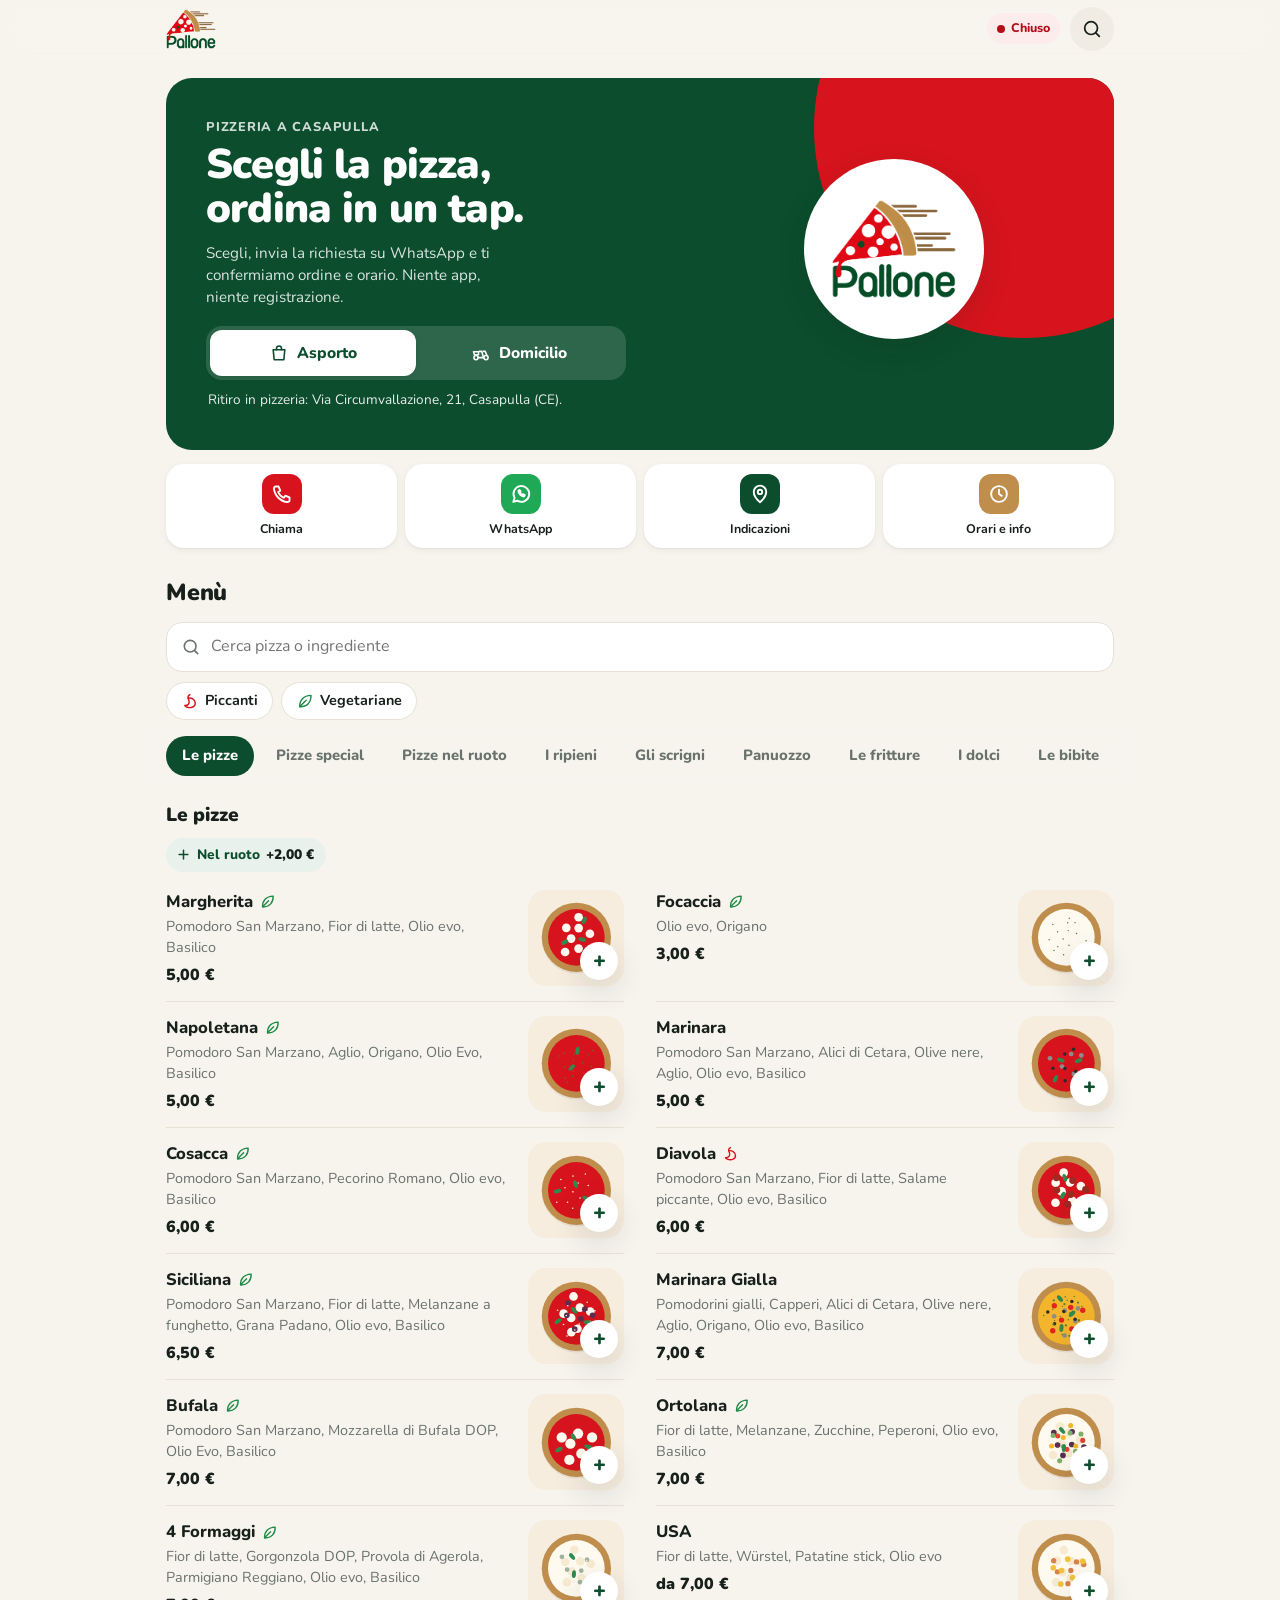
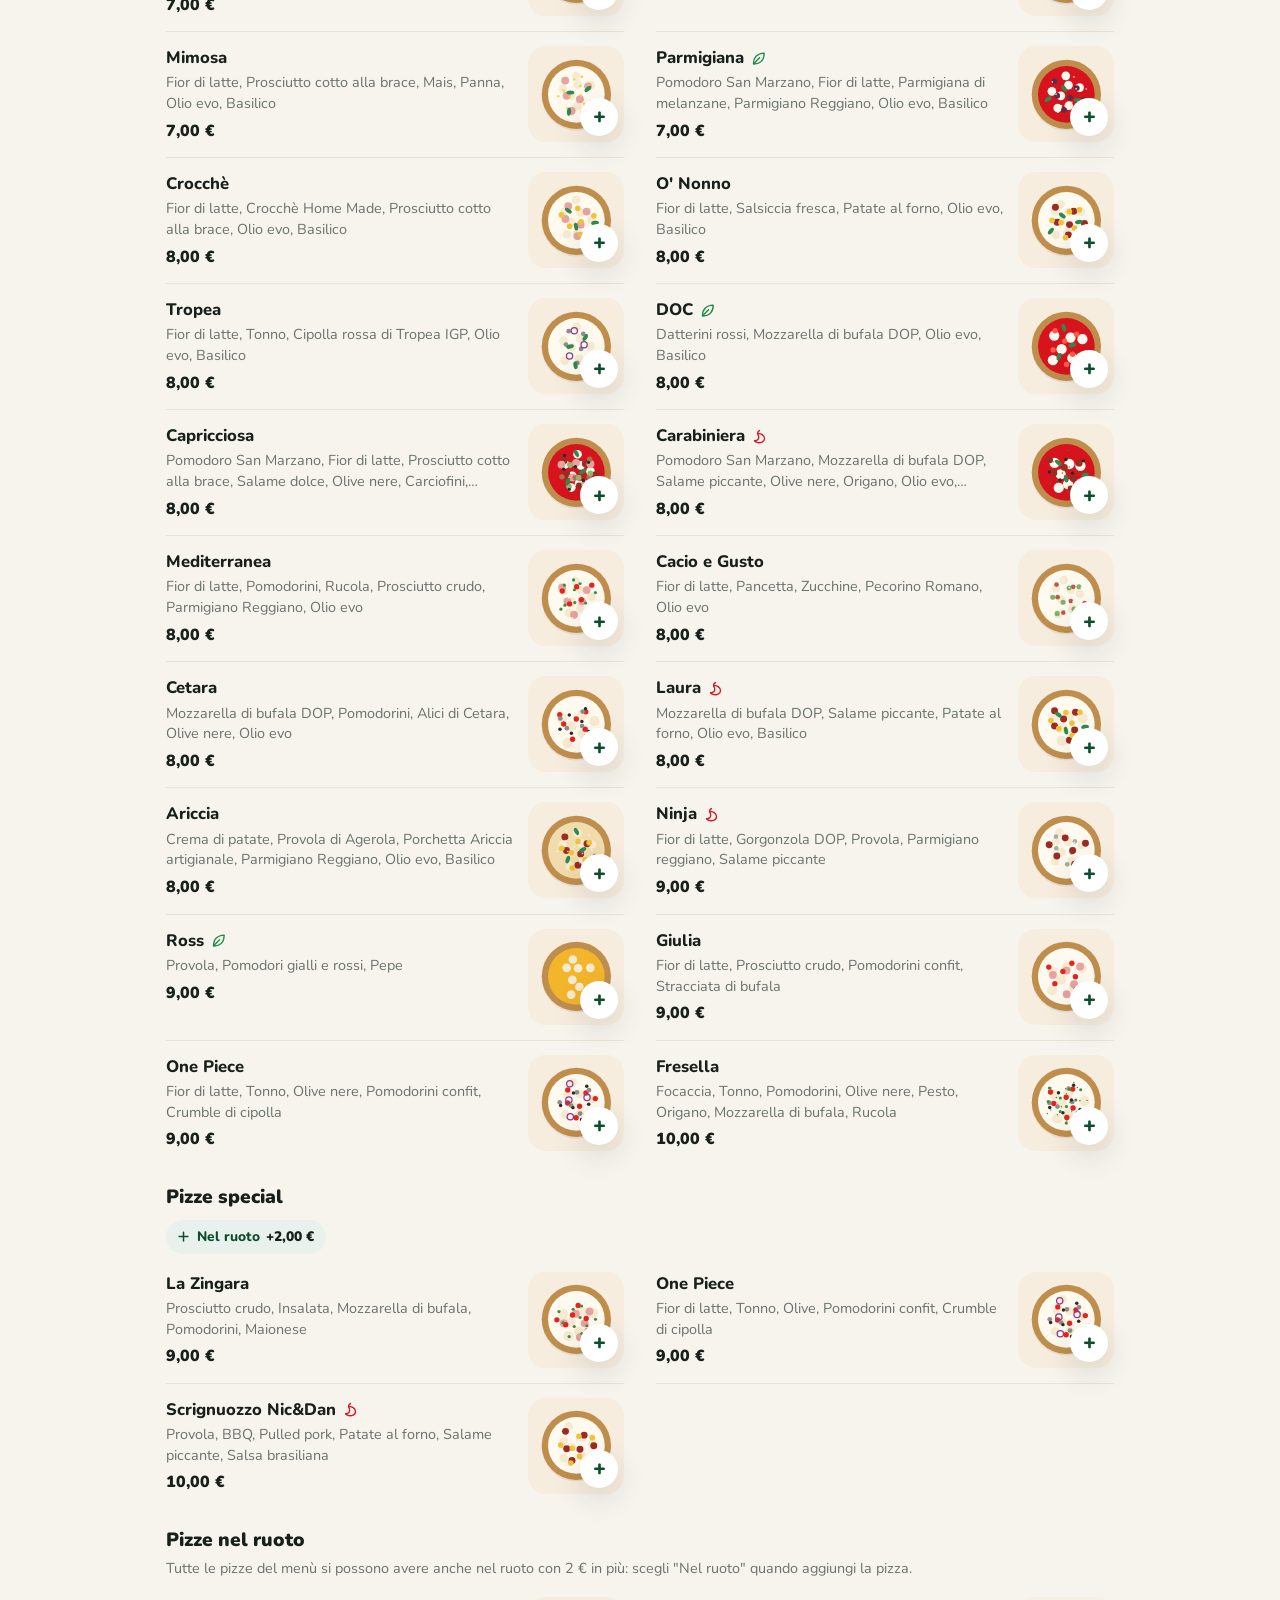
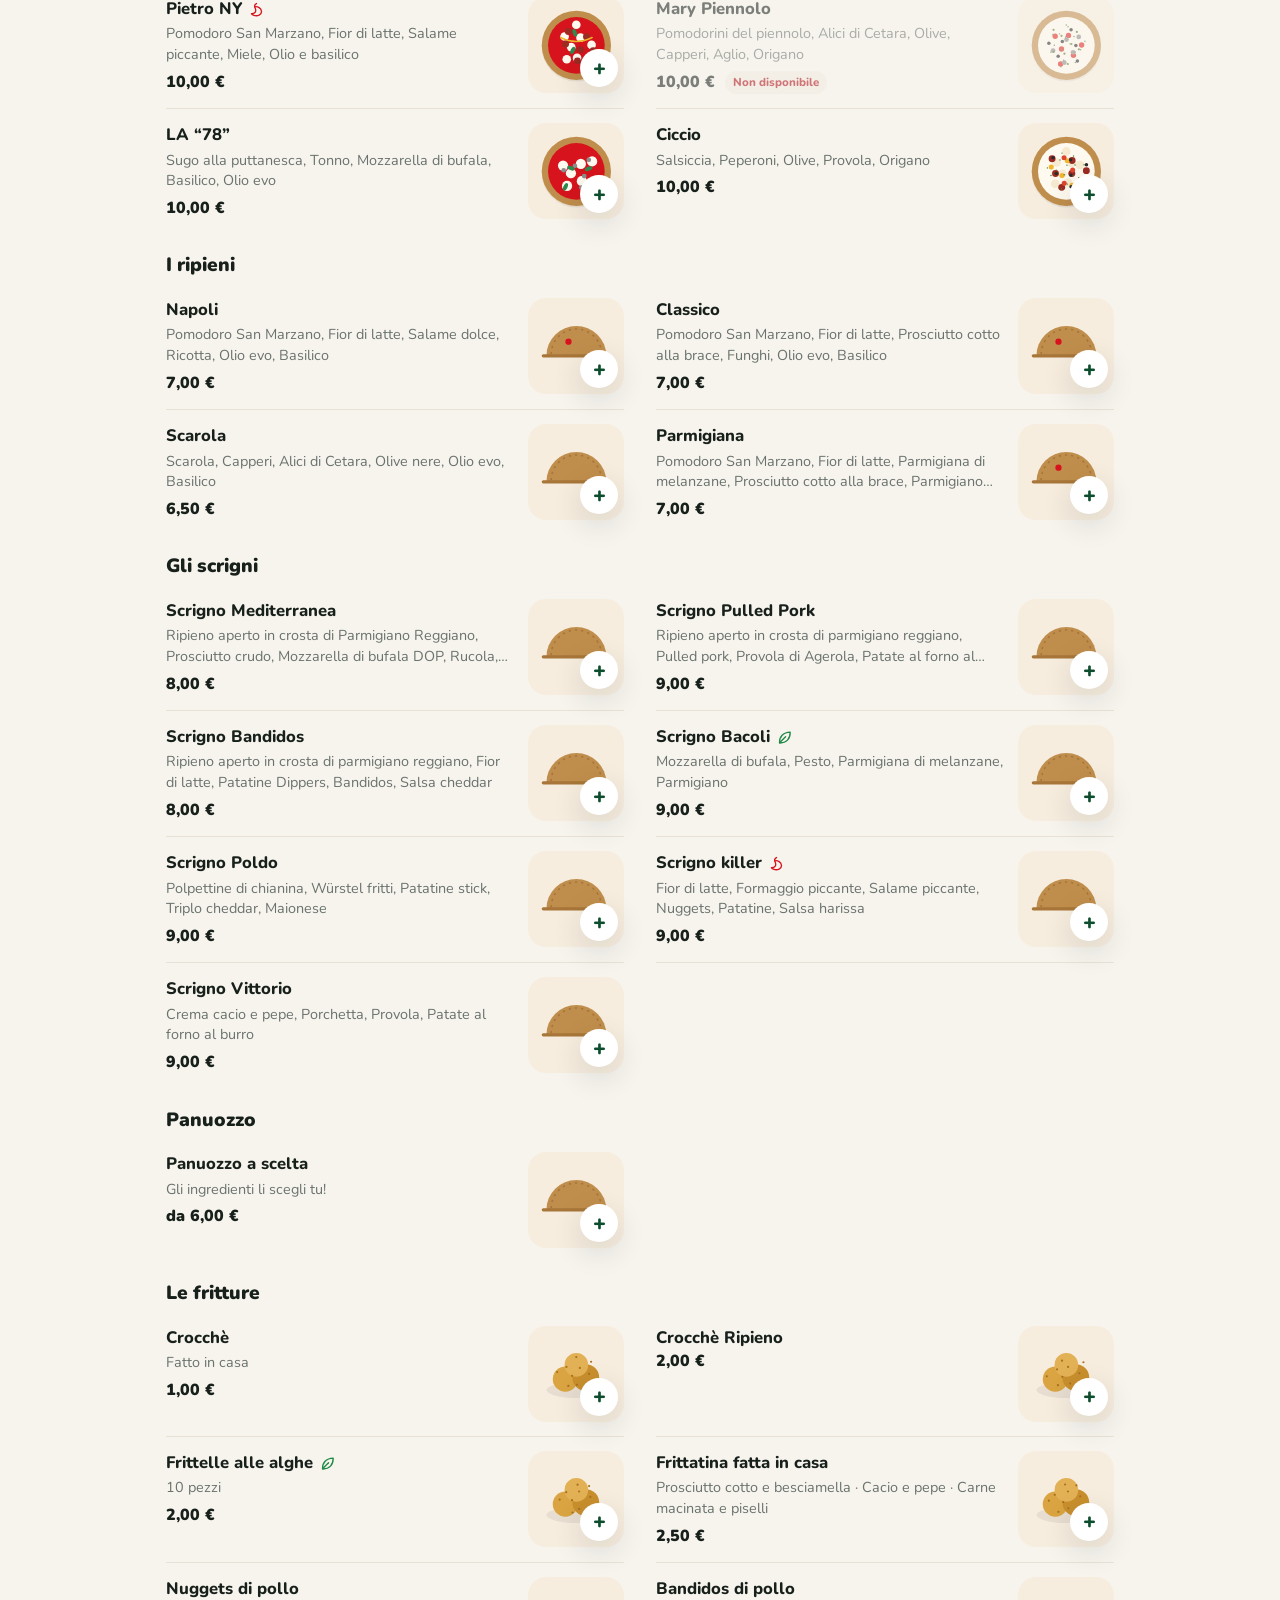
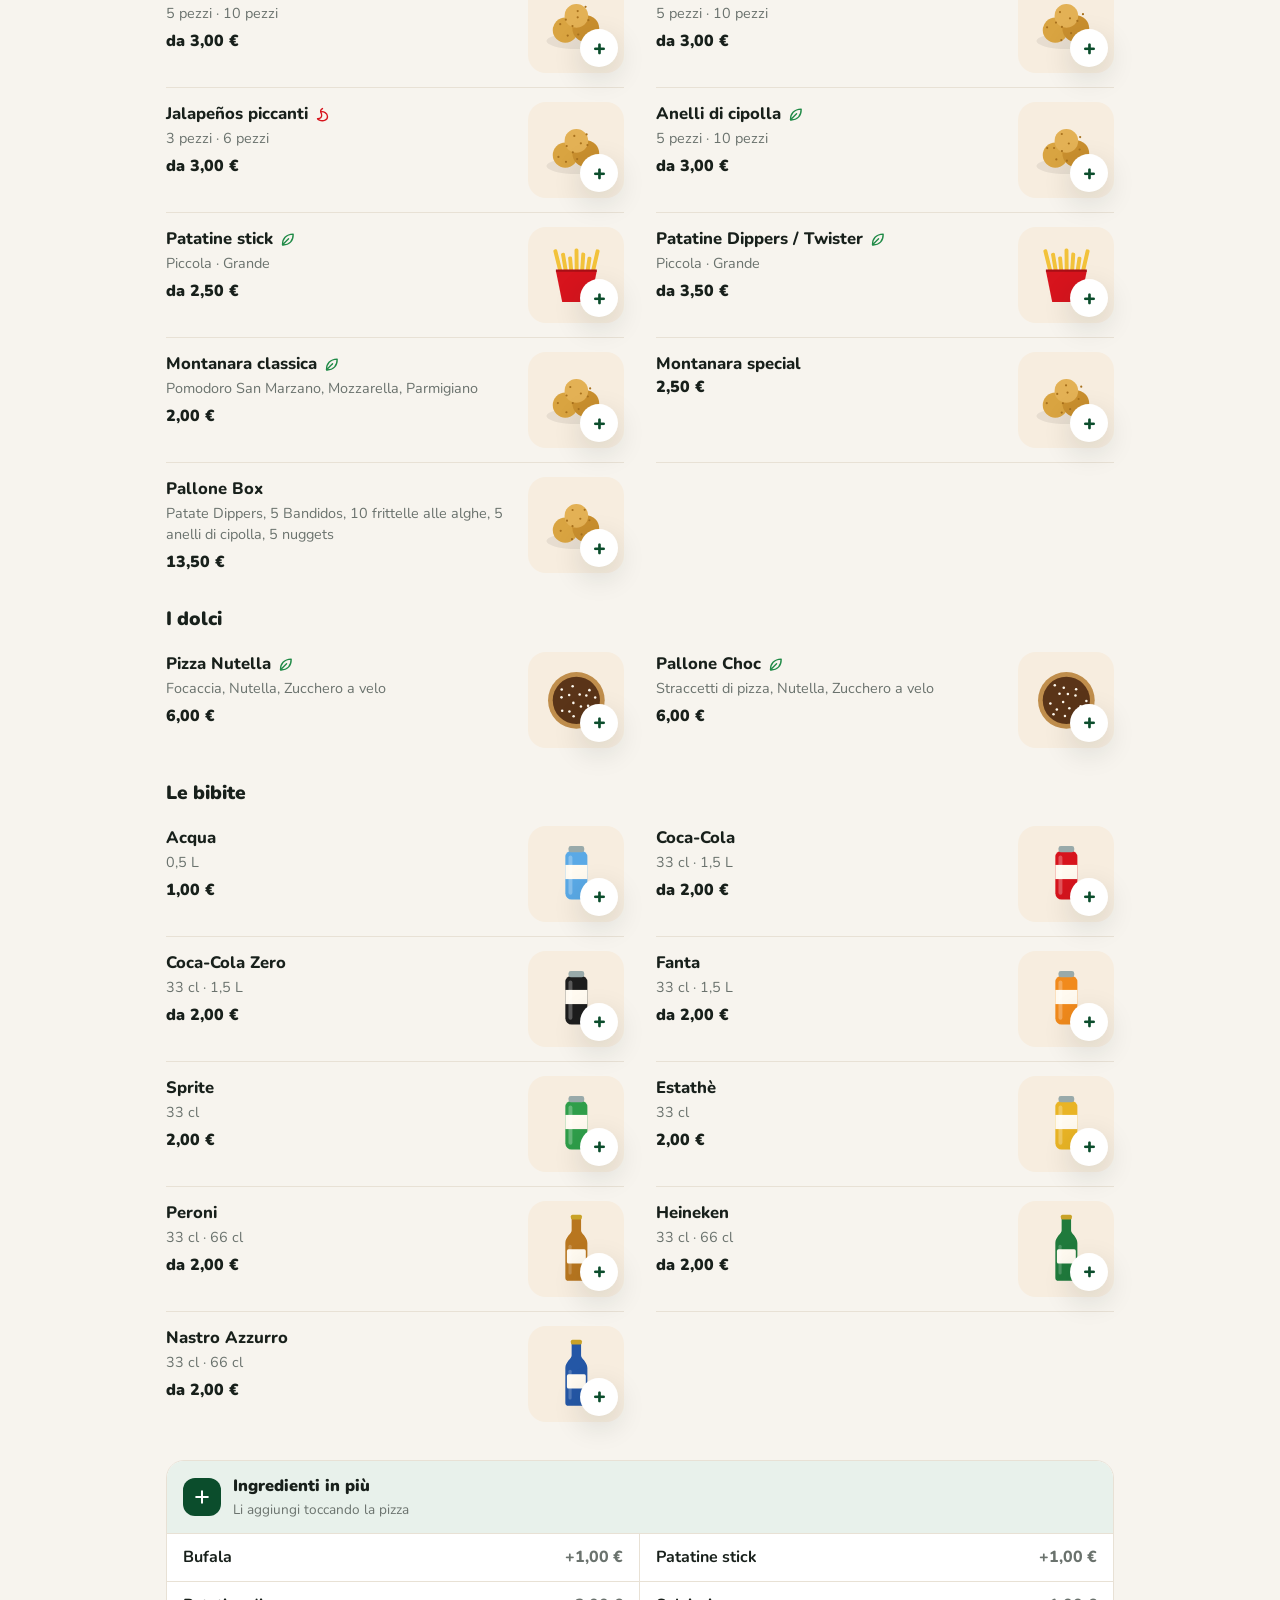
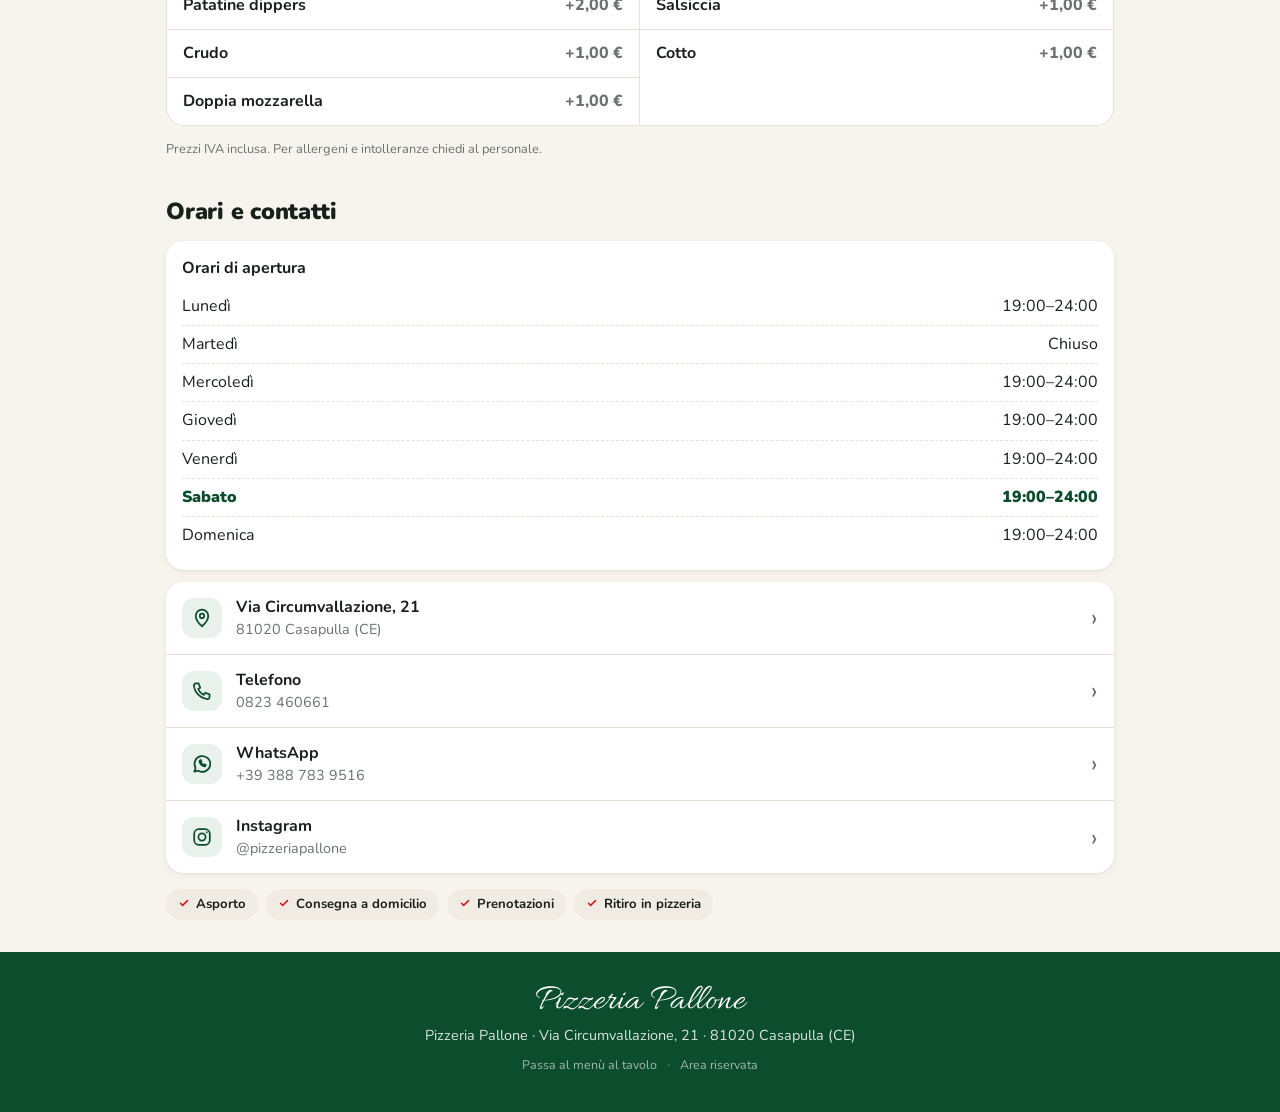
<file: index.html>
<!doctype html>
<html lang="it">
<head>
  <meta charset="utf-8">
  <meta name="viewport" content="width=device-width, initial-scale=1, viewport-fit=cover">
  <title>Pizzeria Pallone · Menù e ordini · Casapulla</title>
  <meta name="description" content="Il menù di Pizzeria Pallone a Casapulla. Scegli le tue pizze e ordina in un attimo su WhatsApp, da asporto o a domicilio.">
  <meta name="theme-color" content="#0b4d2c">
  <meta name="apple-mobile-web-app-capable" content="yes">
  <meta name="apple-mobile-web-app-title" content="Pallone">
  <meta property="og:title" content="Pizzeria Pallone · Menù e ordini">
  <meta property="og:description" content="Scegli dal menù e ordina su WhatsApp. Asporto e consegna a domicilio a Casapulla.">
  <meta property="og:image" content="img/icon-512.png">
  <link rel="manifest" href="manifest.webmanifest">
  <link rel="icon" href="img/icon-192.png">
  <link rel="apple-touch-icon" href="img/icon-192.png">
  <link rel="preconnect" href="https://fonts.googleapis.com">
  <link rel="preconnect" href="https://fonts.gstatic.com" crossorigin>
  <link href="https://fonts.googleapis.com/css2?family=Allura&family=Nunito:wght@500;600;700;800;900&display=swap" rel="stylesheet">
  <link rel="stylesheet" href="css/style.css?v=20261108e">
</head>
<body>
  <a class="skip" href="#menu">Vai al menù</a>

  <!-- ===== Barra superiore ===== -->
  <header class="appbar">
    <a href="#top" class="appbar__brand" aria-label="Pizzeria Pallone, torna in cima">
      <img src="img/logo.png" alt="Pizzeria Pallone" width="640" height="510">
    </a>
    <span class="status" id="status" hidden></span>
    <button class="iconbtn" id="open-search" type="button" aria-label="Cerca nel menù">
      <i data-icon="search"></i>
    </button>
  </header>

  <main id="top">
    <div class="notices" id="notices" aria-live="polite"></div>
    <!-- ===== Hero ===== -->
    <section class="hero">
      <div class="hero__card">
        <div class="hero__text">
          <p class="hero__eyebrow">Pizzeria a Casapulla</p>
          <h1 class="hero__title">Scegli la pizza,<br>ordina in un tap.</h1>
          <p class="hero__sub">Scegli, invia la richiesta su WhatsApp e ti confermiamo ordine e orario. Niente app, niente registrazione.</p>
        </div>
        <div class="hero__logo" aria-hidden="true"><img src="img/logo.png" alt="" width="640" height="510"></div>

        <div class="segmented only-out" role="radiogroup" aria-label="Come vuoi ricevere l'ordine?">
          <button type="button" role="radio" class="segmented__opt" data-mode="asporto" aria-checked="true">
            <i data-icon="bag"></i>
            Asporto
          </button>
          <button type="button" role="radio" class="segmented__opt" data-mode="domicilio" aria-checked="false">
            <i data-icon="scooter"></i>
            Domicilio
          </button>
        </div>
        <p class="hero__note only-out" id="delivery-note" hidden></p>
      </div>

      <nav class="quick only-out" aria-label="Azioni rapide">
        <a class="quick__item" id="q-call" href="#">
          <span class="quick__ico quick__ico--red"><i data-icon="phone"></i></span>
          Chiama
        </a>
        <a class="quick__item" id="q-wa" href="#" target="_blank" rel="noopener">
          <span class="quick__ico quick__ico--wa"><i data-icon="whatsapp"></i></span>
          WhatsApp
        </a>
        <a class="quick__item" id="q-map" href="#" target="_blank" rel="noopener">
          <span class="quick__ico quick__ico--green"><i data-icon="pin"></i></span>
          Indicazioni
        </a>
        <a class="quick__item" href="#info">
          <span class="quick__ico quick__ico--crust"><i data-icon="clock"></i></span>
          Orari e info
        </a>
      </nav>
    </section>

    <!-- ===== In evidenza (massimo 3, scelte dall'admin) ===== -->
    <section class="spotlight" id="spot-wrap" hidden aria-labelledby="spot-title">
      <div class="section-head"><h2 id="spot-title">In evidenza</h2></div>
      <div class="spot-list" id="spot-list"></div>
    </section>

    <!-- ===== I più amati ===== -->
    <section class="featured" aria-labelledby="featured-title" id="featured-wrap">
      <div class="section-head">
        <h2 id="featured-title">I più amati</h2>
      </div>
      <div class="featured__track" id="featured"></div>
    </section>

    <div class="deals" id="deals" hidden></div>

    <!-- ===== Menù ===== -->
    <section class="menu" id="menu" aria-labelledby="menu-title">
      <div class="section-head">
        <h2 id="menu-title">Menù</h2>
      </div>

      <div class="search">
        <i data-icon="search"></i>
        <label for="search" class="sr-only">Cerca nel menù</label>
        <input id="search" type="search" placeholder="Cerca pizza o ingrediente" autocomplete="off" enterkeyhint="search">
        <button type="button" class="search__clear" id="search-clear" aria-label="Cancella ricerca" hidden>×</button>
      </div>

      <div class="filters" role="group" aria-label="Filtri">
        <button type="button" class="filter" data-filter="promo" aria-pressed="false"><i data-icon="tag"></i> In promo oggi</button>
        <button type="button" class="filter" data-filter="piccante" aria-pressed="false"><i data-icon="chili" class="ic--red"></i> Piccanti</button>
        <button type="button" class="filter" data-filter="vegetariana" aria-pressed="false"><i data-icon="leaf" class="ic--green"></i> Vegetariane</button>
        <button type="button" class="filter" data-filter="novita" aria-pressed="false"><i data-icon="sparkle"></i> Novità</button>
      </div>

      <nav class="cats" aria-label="Categorie">
        <div class="cats__track" id="cats"></div>
      </nav>

      <div id="menu-list"></div>

      <div class="empty" id="empty" hidden>
        <p class="empty__emoji" aria-hidden="true"><i data-icon="pizza"></i></p>
        <p><strong>Nessun risultato</strong></p>
        <p>Prova un'altra parola o togli i filtri.</p>
        <button type="button" class="btn btn--ghost" id="reset-filters">Mostra tutto il menù</button>
      </div>

      <aside class="extras" id="extras" hidden aria-labelledby="extras-title">
        <div class="extras__head">
          <span class="extras__ico" aria-hidden="true"><i data-icon="plus"></i></span>
          <div>
            <h3 id="extras-title">Ingredienti in più</h3>
            <p class="extras__hint">Li aggiungi toccando la pizza</p>
          </div>
        </div>
        <ul class="extras__list" id="extras-list"></ul>
      </aside>
      <p class="fineprint">Prezzi IVA inclusa. Per allergeni e intolleranze chiedi al personale.</p>
    </section>

    <!-- ===== Info ===== -->
    <section class="info" id="info" aria-labelledby="info-title">
      <div class="section-head"><h2 id="info-title">Orari e contatti</h2></div>

      <div class="info__card" id="hours-card" hidden>
        <h3>Orari di apertura</h3>
        <ul class="hours" id="hours"></ul>
      </div>

      <div class="info__list">
        <a class="row" id="i-map" href="#" target="_blank" rel="noopener">
          <span class="row__ico"><i data-icon="pin"></i></span>
          <span class="row__txt"><strong id="i-addr"></strong><small id="i-city"></small></span>
          <span class="row__chev" aria-hidden="true">›</span>
        </a>
        <a class="row" id="i-call" href="#">
          <span class="row__ico"><i data-icon="phone"></i></span>
          <span class="row__txt"><strong>Telefono</strong><small id="i-phone"></small></span>
          <span class="row__chev" aria-hidden="true">›</span>
        </a>
        <a class="row" id="i-wa" href="#" target="_blank" rel="noopener">
          <span class="row__ico"><i data-icon="whatsapp"></i></span>
          <span class="row__txt"><strong>WhatsApp</strong><small id="i-wa-num"></small></span>
          <span class="row__chev" aria-hidden="true">›</span>
        </a>
        <a class="row" id="i-ig" href="#" target="_blank" rel="noopener">
          <span class="row__ico"><i data-icon="instagram"></i></span>
          <span class="row__txt"><strong>Instagram</strong><small id="i-ig-name"></small></span>
          <span class="row__chev" aria-hidden="true">›</span>
        </a>
        <a class="row" id="i-fb" href="#" target="_blank" rel="noopener" hidden>
          <span class="row__ico"><i data-icon="facebook"></i></span>
          <span class="row__txt"><strong>Facebook</strong><small>Pagina ufficiale</small></span>
          <span class="row__chev" aria-hidden="true">›</span>
        </a>
      </div>

      <ul class="services" aria-label="Servizi">
        <li>Asporto</li><li>Consegna a domicilio</li><li>Prenotazioni</li><li>Ritiro in pizzeria</li>
      </ul>
    </section>
  </main>

  <footer class="footer">
    <p class="footer__script">Pizzeria Pallone</p>
    <p id="f-legal"></p>
    <p id="f-mail"></p>
    <p class="footer__links">
      <a class="footer__admin only-out" href="?tavolo">Passa al menù al tavolo</a>
      <a class="footer__admin only-table" href="./">Passa all'ordine online</a>
      <span class="footer__sep" aria-hidden="true">·</span>
      <a class="footer__admin" href="admin.html" rel="nofollow">Area riservata</a>
    </p>
  </footer>

  <!-- ===== Barra in basso: contatti oppure "Vedi ordine" ===== -->
  <div class="dock" id="dock">
    <div class="dock__contacts only-out" id="dock-contacts">
      <a class="btn btn--light" id="d-call" href="#">
        <i data-icon="phone"></i>
        Chiama
      </a>
      <a class="btn btn--primary" href="#menu">Sfoglia il menù</a>
    </div>
    <button type="button" class="cartbar" id="cartbar" hidden>
      <span class="cartbar__count" id="cart-count">0</span>
      <span class="cartbar__label">Vedi ordine</span>
      <span class="cartbar__total" id="cart-total">0,00 €</span>
    </button>
  </div>

  <div class="site-toast" id="site-toast" role="status" hidden></div>
  <div class="sr-only" aria-live="polite" id="live"></div>

  <!-- ===== Modalità tavolo: ordinazione da mostrare al personale ===== -->
  <dialog class="waiter" id="waiter" aria-labelledby="wt-title">
    <div class="waiter__inner">
      <header class="waiter__head">
        <img src="img/logo.png" alt="" width="640" height="510">
        <div>
          <p class="waiter__kicker">Da mostrare al personale</p>
          <h2 id="wt-title">La mia ordinazione</h2>
        </div>
        <button type="button" class="waiter__close" id="wt-close" aria-label="Chiudi">×</button>
      </header>
      <ol class="waiter__list" id="wt-list"></ol>
      <footer class="waiter__foot">
        <button type="button" class="btn btn--light" id="wt-edit"><i data-icon="pencil"></i> Modifica</button>
        <button type="button" class="btn btn--ghost" id="wt-clear">Nuova ordinazione</button>
      </footer>
    </div>
  </dialog>

  <!-- ===== Scheda prodotto ===== -->
  <dialog class="sheet" id="product-sheet" aria-labelledby="ps-name">
    <form method="dialog" class="sheet__inner" id="product-form">
      <div class="sheet__grab" aria-hidden="true"></div>
      <button class="sheet__close" value="cancel" aria-label="Chiudi">×</button>
      <div class="ps__art" id="ps-art"></div>
      <div class="sheet__body">
        <h2 class="ps__name" id="ps-name"></h2>
        <div class="ps__tags" id="ps-tags"></div>
        <p class="ps__desc" id="ps-desc"></p>
        <p class="ps__more" id="ps-more" hidden></p>
        <div id="ps-steps"></div>
        <fieldset class="choices" id="ps-variants" hidden>
          <legend id="ps-variants-title">Scegli il formato</legend>
          <div id="ps-variants-list" class="optlist"></div>
        </fieldset>
        <fieldset class="choices" id="ps-options" hidden>
          <legend>Vuoi aggiungere? <small>(facoltativo)</small></legend>
          <div id="ps-options-list"></div>
        </fieldset>
        <div class="field" id="ps-note-wrap">
          <label class="field__label" id="ps-note-label" for="ps-note">Vuoi cambiare qualcosa? <small>(facoltativo)</small></label>
          <div class="note-chips" id="ps-note-chips" role="group" aria-label="Scelte rapide"></div>
          <textarea id="ps-note" rows="2" maxlength="160" placeholder="Es. senza origano, aggiungi olive…"></textarea>
          <span class="field__hint" id="ps-note-hint">La nota arriva alla pizzeria insieme all'ordine.</span>
          <div class="note-extra" id="ps-note-extra" role="status" hidden></div>
        </div>
        <p class="ps__allergens" id="ps-allergens" hidden></p>
      </div>
      <div class="sheet__footer">
        <div class="stepper" aria-label="Quantità">
          <button type="button" class="stepper__btn" id="ps-minus" aria-label="Diminuisci">−</button>
          <output id="ps-qty" aria-live="polite">1</output>
          <button type="button" class="stepper__btn" id="ps-plus" aria-label="Aumenta">+</button>
        </div>
        <button type="submit" value="add" class="btn btn--primary btn--grow" id="ps-add">Aggiungi</button>
      </div>
    </form>
  </dialog>

  <!-- ===== Il tuo ordine (riepilogo e invio) ===== -->
  <dialog class="sheet sheet--tall" id="cart-sheet" aria-labelledby="cs-title">
    <form method="dialog" class="sheet__inner" id="cart-form" novalidate>
      <div class="sheet__grab" aria-hidden="true"></div>
      <div class="sheet__head">
        <h2 class="cs__title" id="cs-title">Il tuo ordine</h2>
        <button class="sheet__close" value="cancel" aria-label="Chiudi">×</button>
      </div>
      <div class="sheet__body">
        <div class="sent" id="cs-sent" hidden role="status">
          <p class="sent__title"><i data-icon="checkCircle"></i> Richiesta inviata su WhatsApp</p>
          <p>Ora <b>aspetta la risposta della pizzeria</b>: l'ordine e l'orario sono confermati solo quando ti rispondono.</p>
          <div class="sent__btns">
            <button type="button" class="btn btn--light" id="cs-sent-ok">Ho capito</button>
            <button type="button" class="btn btn--ghost" id="cs-sent-clear">Svuota l'ordine</button>
          </div>
        </div>
        <p class="cart-hint">Tocca <b><i data-icon="pencil"></i> Modifica</b> sotto una pizza per aggiungere ingredienti o una nota (es. ben cotta).</p>
        <ul class="cart" id="cart-list"></ul>
        <section class="upsell" id="upsell" hidden aria-labelledby="upsell-title">
          <h3 class="upsell__title" id="upsell-title">Ci aggiungi qualcosa?</h3>
          <p class="upsell__sub">Le più scelte insieme alla pizza</p>
          <div class="upsell__track" id="upsell-track"></div>
        </section>
        <button type="button" class="linkbtn" id="cart-more" value="cancel">+ Aggiungi altro dal menù</button>

        <div class="only-out">
        <h3 class="cs__sub">Come lo vuoi?</h3>
        <div class="segmented segmented--light" role="radiogroup" aria-label="Modalità">
          <button type="button" role="radio" class="segmented__opt" data-mode="asporto" aria-checked="true">Asporto</button>
          <button type="button" role="radio" class="segmented__opt" data-mode="domicilio" aria-checked="false">Domicilio</button>
        </div>

        <label class="field">
          <span class="field__label">Il tuo nome</span>
          <input id="c-name" type="text" autocomplete="given-name" required placeholder="Es. Mario">
        </label>
        <div id="c-addr-wrap" class="addr-grid" hidden>
          <label class="field">
            <span class="field__label">Via e numero civico</span>
            <input id="c-addr" type="text" autocomplete="address-line1" placeholder="Es. Via Roma 10, citofono Rossi">
          </label>
          <label class="field">
            <span class="field__label">Città</span>
            <input id="c-city" type="text" autocomplete="address-level2" placeholder="Es. Casapulla">
          </label>
        </div>
        <label class="field">
          <span class="field__label">Orario preferito <small>(da confermare)</small></span>
          <select id="c-time"></select>
          <span class="field__hint">È una richiesta: la pizzeria ti risponde con l'orario effettivo.</span>
        </label>
        <label class="field">
          <span class="field__label">Note per la pizzeria <small>(facoltativo)</small></span>
          <textarea id="c-note" rows="2" maxlength="200" placeholder="Es. pago con banconota da 50 €"></textarea>
        </label>
        </div>

        <dl class="summary">
          <div><dt>Subtotale</dt><dd id="s-sub"></dd></div>
          <div id="s-del-row" hidden><dt>Consegna</dt><dd id="s-del"></dd></div>
          <div class="summary__total"><dt>Totale</dt><dd id="s-tot"></dd></div>
        </dl>
        <p class="form-error" id="c-error" role="alert" hidden></p>
      </div>
      <div class="sheet__footer sheet__footer--stack">
        <div class="confirm-box only-out" role="note">
          <span class="confirm-box__ico" aria-hidden="true"><i data-icon="hourglass"></i></span>
          <p><b>Ordine e orario da confermare:</b> la pizzeria ti risponde su WhatsApp.</p>
        </div>
        <button type="button" class="btn btn--primary btn--grow btn--show only-table" id="show-waiter">
          <i data-icon="eye"></i>
          Mostra al personale
        </button>
        <p class="fineprint fineprint--center only-table">Scegli con calma: quando passa il personale, mostra lo schermo.</p>
        <button type="button" class="btn btn--wa btn--grow only-out" id="send-wa">
          <i data-icon="whatsapp"></i>
          Invia richiesta su WhatsApp
        </button>
        <p class="fineprint fineprint--center only-out">Preferisci telefonare? <a id="cs-call" href="#">Chiama</a></p>
      </div>
    </form>
  </dialog>

  <script src="js/icons.js?v=20261108e"></script>
  <script src="js/art.js?v=20261108e"></script>
  <script src="js/app.js?v=20261108e"></script>
</body>
</html>
</file>
<file: css/style.css>
/* =========================================================
   Pizzeria Pallone — stile "app" mobile-first
   I colori vengono dal logo: verde, rosso pomodoro, cornicione.
   ========================================================= */
:root {
  --green: #0b4d2c;
  --green-700: #083c22;
  --green-50: #e8f1eb;
  --red: #d7141d;
  --red-700: #b10f17;
  --crust: #c08e4c;
  --crust-50: #f7eddf;
  --wa: #1fa855;

  --bg: #f7f4ee;
  --surface: #ffffff;
  --surface-2: #f1ece3;
  --ink: #18201b;
  --muted: #6a726d;
  --line: #e8e1d5;
  --overlay: rgba(12, 20, 15, .5);

  --r-sm: 12px;
  --r: 18px;
  --r-lg: 26px;
  --shadow-1: 0 1px 2px rgba(24, 32, 27, .06), 0 2px 8px rgba(24, 32, 27, .05);
  --shadow-2: 0 10px 30px rgba(24, 32, 27, .14);
  --appbar-h: 58px;
  --ease: cubic-bezier(.2, .8, .2, 1);
  --safe-b: env(safe-area-inset-bottom, 0px);
  color-scheme: light;
}

@media (prefers-color-scheme: dark) {
  :root {
    --bg: #0f1411;
    --surface: #181f1b;
    --surface-2: #212a24;
    --ink: #eef2ef;
    --muted: #9aa49e;
    --line: #2a332d;
    --green-50: #1b2d22;
    --crust-50: #2c241a;
    --shadow-1: none;
    --shadow-2: 0 10px 30px rgba(0, 0, 0, .5);
    color-scheme: dark;
  }
}

*, *::before, *::after { box-sizing: border-box; }
[hidden] { display: none !important; }

html { scroll-behavior: smooth; scroll-padding-top: calc(var(--appbar-h) + 64px); -webkit-text-size-adjust: 100%; }

body {
  margin: 0;
  font-family: "Nunito", system-ui, -apple-system, "Segoe UI", Roboto, sans-serif;
  font-size: 16px;
  line-height: 1.45;
  color: var(--ink);
  background: var(--bg);
  -webkit-font-smoothing: antialiased;
  -webkit-tap-highlight-color: transparent;
  padding-bottom: calc(88px + var(--safe-b));
}
body.is-locked { overflow: hidden; }

img { display: block; max-width: 100%; height: auto; }
a { color: inherit; }
button { font: inherit; color: inherit; cursor: pointer; }
:focus-visible { outline: 3px solid var(--crust); outline-offset: 2px; border-radius: 8px; }

.sr-only {
  position: absolute !important; width: 1px; height: 1px; padding: 0; margin: -1px;
  overflow: hidden; clip: rect(0 0 0 0); white-space: nowrap; border: 0;
}
.skip { position: absolute; left: 8px; top: -60px; z-index: 100; background: var(--green); color: #fff; padding: 10px 14px; border-radius: 10px; }
.skip:focus { top: 8px; }

/* ---------- Bottoni ---------- */
.btn {
  display: inline-flex; align-items: center; justify-content: center; gap: 8px;
  min-height: 52px; padding: 0 20px; border: 0; border-radius: 16px;
  font-weight: 800; font-size: 1rem; text-decoration: none; white-space: nowrap;
  transition: transform .15s var(--ease), background-color .15s, opacity .15s;
}
.btn:active { transform: scale(.97); }
.btn svg { width: 20px; height: 20px; fill: currentColor; flex: none; }
.btn--primary { background: var(--red); color: #fff; }
.btn--primary:hover { background: var(--red-700); }
.btn--light { background: var(--surface-2); color: var(--ink); }
.btn--ghost { background: transparent; border: 1.5px solid var(--line); min-height: 44px; }
.btn--wa { background: var(--wa); color: #fff; }
.btn--wa:hover { filter: brightness(.95); }
.btn--grow { flex: 1; }
.btn[disabled] { opacity: .5; pointer-events: none; }

.iconbtn {
  width: 44px; height: 44px; flex: none; display: grid; place-items: center;
  border: 0; border-radius: 50%; background: var(--surface-2);
}
.iconbtn svg { width: 20px; height: 20px; fill: var(--ink); }

/* ---------- Appbar ---------- */
.appbar {
  padding-inline: max(16px, calc((100% - 980px) / 2 + 16px)) !important;
  position: sticky; top: 0; z-index: 40;
  height: var(--appbar-h);
  display: flex; align-items: center; gap: 10px;
  padding: 0 12px 0 16px;
  background: color-mix(in srgb, var(--bg) 88%, transparent);
  backdrop-filter: saturate(1.5) blur(14px);
  -webkit-backdrop-filter: saturate(1.5) blur(14px);
  border-bottom: 1px solid transparent;
  transition: border-color .2s;
}
.appbar.is-scrolled { border-bottom-color: var(--line); }
.appbar__brand { display: flex; align-items: center; gap: 8px; text-decoration: none; min-width: 0; flex: 1; }
.appbar__brand img { height: 40px; width: auto; flex: none; display: block; }
.appbar__name { font-family: "Allura", cursive; font-size: 1.65rem; line-height: 1; color: var(--green); white-space: nowrap; overflow: hidden; text-overflow: ellipsis; }
@media (prefers-color-scheme: dark) { .appbar__name { color: #fff; } .appbar__brand img { background: #fff; border-radius: 10px; padding: 3px 6px; } }

.status {
  display: inline-flex; align-items: center; gap: 6px; flex: none;
  font-size: .78rem; font-weight: 800; padding: 6px 10px; border-radius: 999px;
  background: var(--green-50); color: var(--green);
}
.status::before { content: ""; width: 8px; height: 8px; border-radius: 50%; background: currentColor; }
.status.is-open { color: #178a43; }
.status.is-closed { background: #fdecec; color: var(--red-700); }
@media (prefers-color-scheme: dark) {
  .status.is-open { color: #5fd38c; }
  .status.is-closed { background: #3a1c1d; color: #ff8a8f; }
}

/* ---------- Hero ---------- */
.hero { padding: 8px 16px 0; max-width: 980px; margin: 0 auto; }
.hero__card {
  position: relative; overflow: hidden;
  background: var(--green); color: #fff;
  border-radius: var(--r-lg);
  padding: 22px 20px 20px;
  isolation: isolate;
}
.hero__card::after { /* pennellata decorativa come nel logo */
  content: ""; position: absolute; z-index: -1;
  width: 150px; height: 150px; right: -60px; top: -70px;
  border-radius: 50%; background: var(--red);
}
.hero__text { position: relative; }
.hero__eyebrow { margin: 0 0 6px; font-size: .8rem; font-weight: 800; letter-spacing: .06em; text-transform: uppercase; opacity: .8; }
.hero__title { margin: 0; font-size: clamp(1.7rem, 7.4vw, 2.6rem); line-height: 1.08; font-weight: 900; letter-spacing: -.02em; }
.hero__sub { margin: 10px 0 18px; font-size: .95rem; opacity: .85; max-width: 32ch; }
.hero__logo {
  display: none; width: 180px; aspect-ratio: 1; place-items: center;
  background: #fff; border-radius: 50%; box-shadow: var(--shadow-2);
}
.hero__note { margin: 10px 2px 0; font-size: .85rem; opacity: .9; }

/* Segmented control */
.segmented {
  position: relative; display: grid; grid-template-columns: 1fr 1fr;
  background: rgba(255, 255, 255, .14); padding: 4px; border-radius: 16px;
}
.segmented__opt {
  display: flex; align-items: center; justify-content: center; gap: 8px;
  min-height: 46px; border: 0; border-radius: 12px; background: transparent;
  color: #fff; font-weight: 800; font-size: .98rem;
  transition: background-color .2s var(--ease), color .2s;
}
.segmented__opt svg { width: 20px; height: 20px; fill: currentColor; }
.segmented__opt[aria-checked="true"] { background: #fff; color: var(--green); box-shadow: var(--shadow-1); }
.segmented--light { background: var(--surface-2); margin-bottom: 16px; }
.segmented--light .segmented__opt { color: var(--muted); }
.segmented--light .segmented__opt[aria-checked="true"] { background: var(--surface); color: var(--ink); }

/* Azioni rapide */
.quick { display: grid; grid-template-columns: repeat(4, 1fr); gap: 8px; margin: 14px 0 0; }
.quick__item {
  display: flex; flex-direction: column; align-items: center; gap: 6px;
  text-decoration: none; font-size: .78rem; font-weight: 700; color: var(--ink); text-align: center;
  padding: 10px 2px; border-radius: var(--r); background: var(--surface); box-shadow: var(--shadow-1);
}
.quick__ico { width: 40px; height: 40px; border-radius: 12px; display: grid; place-items: center; }
.quick__ico svg { width: 22px; height: 22px; fill: #fff; }
.quick__ico--red { background: var(--red); }
.quick__ico--wa { background: var(--wa); }
.quick__ico--green { background: var(--green); }
.quick__ico--crust { background: var(--crust); }

/* ---------- Sezioni ---------- */
.section-head { display: flex; align-items: baseline; justify-content: space-between; margin: 0 0 12px; }
.section-head h2 { margin: 0; font-size: 1.45rem; font-weight: 900; letter-spacing: -.01em; }

/* I più amati (carosello) */
.featured { max-width: 980px; margin: 28px auto 0; padding: 0 16px; }
.featured__track {
  display: grid; grid-auto-flow: column; grid-auto-columns: 72%;
  gap: 12px; overflow-x: auto; scroll-snap-type: x mandatory;
  margin: 0 -16px; padding: 2px 16px 8px; scrollbar-width: none;
}
.featured__track::-webkit-scrollbar { display: none; }
.fcard {
  scroll-snap-align: start; position: relative; text-align: left;
  display: flex; flex-direction: column; border: 0; padding: 0;
  background: var(--surface); border-radius: var(--r); overflow: hidden; box-shadow: var(--shadow-1);
}
.fcard__art { aspect-ratio: 16 / 10; background: var(--crust-50); display: grid; place-items: center; overflow: hidden; }
.fcard__art { position: relative; }
.fcard__art img { position: absolute; inset: 0; width: 100%; height: 100%; object-fit: cover; }
.fcard__art svg { position: absolute; left: 0; top: 8%; width: 100%; height: 84%; }
.fcard__body { padding: 12px 14px 14px; display: grid; gap: 2px; }
.fcard__name { font-weight: 900; font-size: 1.05rem; }
.fcard__desc { color: var(--muted); font-size: .86rem; display: -webkit-box; -webkit-line-clamp: 1; -webkit-box-orient: vertical; overflow: hidden; }
.fcard__price { font-weight: 900; margin-top: 4px; }
.fcard .add { position: absolute; right: 10px; bottom: 10px; z-index: 2; }
.fcard .badge { position: absolute; left: 10px; top: 10px; pointer-events: none; }

/* ---------- Menù ---------- */
.menu { max-width: 980px; margin: 28px auto 0; padding: 0 16px; }

.search {
  display: flex; align-items: center; gap: 10px;
  min-height: 50px; padding: 0 6px 0 14px;
  background: var(--surface); border: 1.5px solid var(--line); border-radius: 16px;
}
.search:focus-within { border-color: var(--green); }
.search > svg { width: 20px; height: 20px; fill: var(--muted); flex: none; }
.search input {
  flex: 1; min-width: 0; border: 0; outline: 0; background: transparent; color: var(--ink);
  font: inherit; font-size: 16px; /* evita lo zoom su iPhone */
  padding: 12px 0;
}
.search input::-webkit-search-cancel-button { display: none; }
.search__clear { width: 36px; height: 36px; border: 0; border-radius: 50%; background: var(--surface-2); font-size: 1.3rem; line-height: 1; }

.filters { display: flex; gap: 8px; margin: 10px -16px 0; padding: 0 16px; overflow-x: auto; scrollbar-width: none; }
.filters::-webkit-scrollbar { display: none; }
.filter {
  flex: none; min-height: 38px; padding: 0 14px; border-radius: 999px;
  border: 1.5px solid var(--line); background: var(--surface); font-weight: 700; font-size: .9rem;
}
.filter[aria-pressed="true"] { background: var(--ink); border-color: var(--ink); color: var(--bg); }

.cats {
  position: sticky; top: var(--appbar-h); z-index: 30;
  margin: 8px -16px 0; padding: 8px 0;
  background: color-mix(in srgb, var(--bg) 92%, transparent);
  backdrop-filter: blur(14px); -webkit-backdrop-filter: blur(14px);
}
.cats.is-stuck { box-shadow: 0 1px 0 var(--line); }
.cats__track { display: flex; gap: 6px; padding: 0 16px; overflow-x: auto; scrollbar-width: none; }
.cats__track::-webkit-scrollbar { display: none; }
.cat {
  flex: none; display: inline-flex; align-items: center; min-height: 40px; padding: 0 16px;
  border-radius: 999px; text-decoration: none; white-space: nowrap;
  font-weight: 800; font-size: .93rem; color: var(--muted);
  transition: background-color .2s, color .2s;
}
.cat.is-active { background: var(--green); color: #fff; }

.cat-section { padding-top: 18px; }
.cat-section__title { margin: 0 0 4px; font-size: 1.2rem; font-weight: 900; }
.cat-section__note { margin: 0 0 4px; color: var(--muted); font-size: .9rem; }

.items { list-style: none; margin: 0; padding: 0; }
.item {
  position: relative; display: flex; gap: 14px; align-items: flex-start;
  padding: 14px 0; border-bottom: 1px solid var(--line);
}
.item:last-child { border-bottom: 0; }
.item__open { /* tutta la riga è cliccabile */
  position: absolute; inset: 0; border: 0; background: transparent; padding: 0; z-index: 1;
  border-radius: var(--r-sm);
}
.item__main { flex: 1; min-width: 0; }
.item__name { margin: 0; font-size: 1.04rem; font-weight: 800; display: flex; align-items: center; gap: 6px; flex-wrap: wrap; }
.item__desc {
  margin: 2px 0 6px; color: var(--muted); font-size: .9rem;
  display: -webkit-box; -webkit-line-clamp: 2; -webkit-box-orient: vertical; overflow: hidden;
}
.item__price { font-weight: 900; font-variant-numeric: tabular-nums; }
.item__media { position: relative; flex: none; width: 96px; height: 96px; }
.item__art {
  width: 100%; height: 100%; border-radius: var(--r); overflow: hidden;
  background: var(--crust-50); display: grid; place-items: center;
}
.item__art img { width: 100%; height: 100%; object-fit: cover; }
.item__art svg { width: 82%; height: 82%; }
.item__media .add { position: absolute; right: 6px; bottom: 6px; z-index: 2; }

.item.is-off .item__main, .item.is-off .item__art, .fcard.is-off .fcard__art { opacity: .55; }
.item__main .badge { margin-left: 6px; vertical-align: 1px; }
.cat-section__img { width: 100%; aspect-ratio: 3 / 1; object-fit: cover; border-radius: var(--r); margin: 8px 0 4px; }
.section-head__link { color: var(--red); font-weight: 800; text-decoration: none; font-size: .95rem; }
img.is-contain, .is-contain img { object-fit: contain !important; }
.fcard__art img.is-contain { background: #fff; }
.ico-tag { font-size: .95rem; line-height: 1; }

.add {
  min-width: 38px; height: 38px; padding: 0 10px; border-radius: 999px; border: 0;
  background: var(--surface); color: var(--green); box-shadow: var(--shadow-2);
  font-weight: 900; font-size: 1.35rem; line-height: 1; display: grid; place-items: center;
  transition: transform .15s var(--ease), background-color .2s, color .2s;
}
@media (prefers-color-scheme: dark) { .add { background: #fff; } }
.add:active { transform: scale(.9); }
.add.has-qty { background: var(--green); color: #fff; font-size: .95rem; }

.badge {
  display: inline-flex; align-items: center; gap: 4px;
  font-size: .72rem; font-weight: 800; padding: 3px 8px; border-radius: 999px;
  background: var(--crust-50); color: #8a5a1c;
}
.badge--novita { background: #e6eefb; color: #2a4f8f; }
.badge--consigliata { background: var(--red); color: #fff; }
.badge--today { background: #178a43; color: #fff; }
.badge--days { background: var(--surface-2); color: var(--muted); }
.badge--off { background: var(--surface-2); color: var(--red-700); }
@media (prefers-color-scheme: dark) { .badge { color: #e8c48e; } .badge--novita { background: #1d2a40; color: #9dbcf2; } }

.empty { text-align: center; padding: 36px 0; color: var(--muted); }
.empty p { margin: 4px 0; }
.empty strong { color: var(--ink); font-size: 1.1rem; }
.empty__emoji { font-size: 2.4rem; }
.empty .btn { margin-top: 14px; }

.extras { margin-top: 20px; padding: 16px; border-radius: var(--r); background: var(--green-50); }
.extras h3 { margin: 0 0 6px; font-size: 1rem; }
.extras ul { margin: 0; padding-left: 18px; }
.fineprint { color: var(--muted); font-size: .8rem; margin: 14px 0 0; }
.fineprint--center { text-align: center; margin: 2px 0 0; }
.fineprint a { color: var(--ink); font-weight: 800; }

/* ---------- Info ---------- */
.info { max-width: 980px; margin: 36px auto 0; padding: 0 16px 32px; }
.info__card { background: var(--surface); border-radius: var(--r); padding: 16px; box-shadow: var(--shadow-1); margin-bottom: 12px; }
.info__card h3 { margin: 0 0 8px; font-size: 1rem; }
.hours { list-style: none; margin: 0; padding: 0; }
.hours li { display: flex; justify-content: space-between; padding: 7px 0; border-bottom: 1px dashed var(--line); font-variant-numeric: tabular-nums; }
.hours li:last-child { border: 0; }
.hours li.is-today { font-weight: 900; color: var(--green); }
@media (prefers-color-scheme: dark) { .hours li.is-today { color: #5fd38c; } }

.info__list { background: var(--surface); border-radius: var(--r); box-shadow: var(--shadow-1); overflow: hidden; }
.row { display: flex; align-items: center; gap: 14px; padding: 14px 16px; text-decoration: none; min-height: 64px; }
.row + .row { border-top: 1px solid var(--line); }
.row:active { background: var(--surface-2); }
.row__ico { width: 40px; height: 40px; border-radius: 12px; display: grid; place-items: center; background: var(--green-50); flex: none; }
.row__ico svg { width: 22px; height: 22px; fill: var(--green); }
@media (prefers-color-scheme: dark) { .row__ico svg { fill: #5fd38c; } }
.row__txt { flex: 1; display: grid; min-width: 0; }
.row__txt small { color: var(--muted); font-size: .9rem; }
.row__chev { color: var(--muted); font-size: 1.6rem; line-height: 1; }

.services { list-style: none; padding: 0; margin: 16px 0 0; display: flex; flex-wrap: wrap; gap: 8px; }
.services li { font-size: .82rem; font-weight: 700; padding: 6px 12px; border-radius: 999px; background: var(--surface-2); }
.services li::before {
  content: ""; display: inline-block; width: 12px; height: 12px; margin-right: 6px; vertical-align: -1px; background: var(--red);
  -webkit-mask: url("data:image/svg+xml,%3Csvg xmlns='http://www.w3.org/2000/svg' viewBox='0 0 24 24' fill='none' stroke='black' stroke-width='3' stroke-linecap='round' stroke-linejoin='round'%3E%3Cpath d='m5 12.5 4.3 4.3L19 7.2'/%3E%3C/svg%3E") center / contain no-repeat;
          mask: url("data:image/svg+xml,%3Csvg xmlns='http://www.w3.org/2000/svg' viewBox='0 0 24 24' fill='none' stroke='black' stroke-width='3' stroke-linecap='round' stroke-linejoin='round'%3E%3Cpath d='m5 12.5 4.3 4.3L19 7.2'/%3E%3C/svg%3E") center / contain no-repeat;
}

.footer { text-align: center; padding: 28px 16px; background: var(--green); color: #d9e6dd; font-size: .9rem; }
.footer p { margin: 2px 0; }
.footer a { color: #fff; }
.footer__script { font-family: "Allura", cursive; font-size: 2.3rem; color: #fff; line-height: 1.1; }

/* ---------- Dock in basso ---------- */
.dock {
  position: fixed; left: 0; right: 0; bottom: 0; z-index: 50;
  padding: 10px 16px calc(10px + var(--safe-b));
  background: color-mix(in srgb, var(--surface) 92%, transparent);
  backdrop-filter: blur(16px); -webkit-backdrop-filter: blur(16px);
  border-top: 1px solid var(--line);
}
.dock__contacts { display: grid; grid-template-columns: auto 1fr; gap: 10px; max-width: 560px; margin: 0 auto; }
.cartbar {
  width: 100%; max-width: 560px; margin: 0 auto; min-height: 56px;
  display: flex; align-items: center; gap: 12px; padding: 0 18px 0 10px;
  border: 0; border-radius: 18px; background: var(--red); color: #fff; font-weight: 900; font-size: 1.02rem;
  box-shadow: 0 8px 24px rgba(215, 20, 29, .35);
  animation: rise .35s var(--ease);
}
.cartbar__count { min-width: 36px; height: 36px; padding: 0 8px; border-radius: 12px; background: rgba(255,255,255,.2); display: grid; place-items: center; }
.cartbar__label { flex: 1; text-align: left; }
.cartbar.bump { animation: bump .35s var(--ease); }
@keyframes rise { from { transform: translateY(30px); opacity: 0; } }
@keyframes bump { 40% { transform: scale(1.04); } }

/* ---------- Bottom sheet (dialog) ---------- */
.sheet {
  width: 100%; max-width: 560px; max-height: 92dvh;
  margin: auto auto 0; padding: 0; border: 0;
  border-radius: 26px 26px 0 0; background: var(--surface); color: var(--ink);
  box-shadow: var(--shadow-2); overflow: hidden;
}
.sheet::backdrop { background: var(--overlay); backdrop-filter: blur(2px); }
.sheet[open] { animation: sheet-in .32s var(--ease); }
.sheet[open]::backdrop { animation: fade .3s ease; }
.sheet.is-closing { animation: sheet-out .22s ease forwards; }
@keyframes sheet-in { from { transform: translateY(100%); } }
@keyframes sheet-out { to { transform: translateY(100%); } }
@keyframes fade { from { opacity: 0; } }

.sheet__inner { display: flex; flex-direction: column; max-height: 92dvh; position: relative; }
.sheet__grab { width: 40px; height: 5px; border-radius: 3px; background: var(--line); margin: 8px auto 0; position: absolute; left: 0; right: 0; z-index: 2; }
.sheet__close {
  position: absolute; right: 12px; top: 12px; z-index: 3;
  width: 40px; height: 40px; border-radius: 50%; border: 0;
  background: color-mix(in srgb, var(--surface) 85%, transparent); box-shadow: var(--shadow-1);
  font-size: 1.6rem; line-height: 1;
}
.sheet__body { padding: 20px 20px 8px; overflow-y: auto; overscroll-behavior: contain; flex: 1; }
.sheet__footer {
  display: flex; gap: 12px; align-items: center;
  padding: 12px 20px calc(12px + var(--safe-b)); border-top: 1px solid var(--line); background: var(--surface);
}
.sheet__footer--stack { flex-direction: column; align-items: stretch; }

.ps__art { aspect-ratio: 16 / 10; background: var(--crust-50); display: grid; place-items: center; overflow: hidden; flex: none; }
.ps__art { position: relative; }
.ps__art img { position: absolute; inset: 0; width: 100%; height: 100%; object-fit: cover; }
.ps__art svg { position: absolute; left: 0; top: 9%; width: 100%; height: 82%; }
.ps__name { margin: 0; font-size: 1.5rem; font-weight: 900; letter-spacing: -.01em; }
.ps__tags { display: flex; flex-wrap: wrap; gap: 6px; margin: 8px 0 0; }
.ps__tags:empty { display: none; }
.ps__desc { margin: 10px 0 16px; color: var(--muted); }

.ps__more { margin: -6px 0 16px; font-size: .92rem; padding: 12px 14px; border-radius: var(--r-sm); background: var(--crust-50); }
.choices { border: 0; padding: 0; margin: 0 0 16px; }
.choices legend { font-weight: 900; font-size: 1rem; margin-bottom: 8px; padding: 0; }
.choices legend small { font-weight: 600; color: var(--muted); }
.choice {
  display: flex; align-items: center; gap: 12px; min-height: 52px; padding: 0 14px;
  border: 1.5px solid var(--line); border-radius: 14px; margin-bottom: 8px; cursor: pointer;
  transition: border-color .15s, background-color .15s;
}
.choice:has(input:checked) { border-color: var(--green); background: var(--green-50); }
.choice input { width: 20px; height: 20px; accent-color: var(--green); margin: 0; flex: none; }
.choice__name { flex: 1; font-weight: 700; }
.choice__price { font-weight: 800; font-variant-numeric: tabular-nums; }
.field textarea[aria-invalid="true"] { border-color: var(--red); }
.field { display: grid; gap: 6px; margin: 0 0 14px; }
.field__label { font-weight: 800; font-size: .92rem; }
.field__label small { font-weight: 600; color: var(--muted); }
.field input, .field textarea, .field select {
  width: 100%; font: inherit; font-size: 16px; color: var(--ink);
  background: var(--surface-2); border: 1.5px solid transparent; border-radius: 14px;
  padding: 13px 14px; resize: vertical; appearance: none;
}
.field select { background-image: linear-gradient(45deg, transparent 50%, var(--muted) 50%), linear-gradient(135deg, var(--muted) 50%, transparent 50%); background-position: calc(100% - 20px) 50%, calc(100% - 14px) 50%; background-size: 6px 6px; background-repeat: no-repeat; }
.field input:focus, .field textarea:focus, .field select:focus { outline: 0; border-color: var(--green); background: var(--surface); }
.field input[aria-invalid="true"] { border-color: var(--red); }

.stepper { display: flex; align-items: center; gap: 4px; background: var(--surface-2); border-radius: 16px; padding: 4px; }
.stepper__btn { width: 44px; height: 44px; border: 0; border-radius: 12px; background: var(--surface); font-size: 1.4rem; font-weight: 900; box-shadow: var(--shadow-1); }
.stepper output { min-width: 28px; text-align: center; font-weight: 900; font-size: 1.1rem; }
.stepper--sm .stepper__btn { width: 34px; height: 34px; font-size: 1.15rem; border-radius: 10px; }
.stepper--sm { border-radius: 12px; padding: 3px; }

.sheet__head { display: flex; align-items: center; justify-content: space-between; gap: 12px; padding: 22px 16px 10px 20px; border-bottom: 1px solid var(--line); }
.sheet__head .sheet__close { position: static; box-shadow: none; background: var(--surface-2); }
.cs__title { margin: 0; font-size: 1.5rem; font-weight: 900; }
.cs__sub { margin: 22px 0 10px; font-size: 1.05rem; font-weight: 900; }
.cart { list-style: none; margin: 0; padding: 0; }
.cart__item { display: grid; grid-template-columns: 1fr auto; gap: 4px 12px; align-items: center; padding: 12px 0; border-bottom: 1px solid var(--line); }
.cart__name { font-weight: 800; }
.cart__note { grid-column: 1 / -1; color: var(--muted); font-size: .85rem; margin-top: -2px; }
.cart__price { color: var(--muted); font-size: .9rem; font-variant-numeric: tabular-nums; }
.cart__side { grid-row: span 2; display: grid; justify-items: end; gap: 4px; }
.linkbtn { border: 0; background: none; padding: 12px 0; color: var(--green); font-weight: 800; }
@media (prefers-color-scheme: dark) { .linkbtn { color: #5fd38c; } }

.summary { margin: 8px 0 0; padding: 14px 16px; background: var(--surface-2); border-radius: var(--r); }
.summary div { display: flex; justify-content: space-between; padding: 3px 0; }
.summary dt { color: var(--muted); }
.summary dd { margin: 0; font-weight: 800; font-variant-numeric: tabular-nums; }
.summary__total { border-top: 1px solid var(--line); margin-top: 6px; padding-top: 9px !important; font-size: 1.1rem; }
.summary__total dt { color: var(--ink); font-weight: 900; }
.form-error { color: var(--red); font-weight: 700; margin: 10px 0 0; }

/* ---------- Tablet / desktop ---------- */
@media (min-width: 760px) {
  body { padding-bottom: 0; }
  body:has(#cartbar:not([hidden])) { padding-bottom: 96px; }
  .hero { padding-top: 20px; }
  .hero__card { padding: 40px; display: grid; grid-template-columns: 1fr 360px; gap: 0 40px; align-items: center; }
  .hero__card::after { width: 420px; height: 420px; right: -120px; top: -160px; }
  .hero__logo { display: grid; grid-row: span 2; justify-self: center; }
  .hero__logo img { width: 70%; height: auto; }
  .hero__text { max-width: none; }
  .segmented { grid-column: 1; max-width: 420px; }
  .hero__note { grid-column: 1; }
  .featured__track { grid-auto-columns: calc((100% - 36px) / 4); margin: 0; padding: 2px 0 8px; }
  .items { display: grid; grid-template-columns: 1fr 1fr; gap: 0 32px; }
  .item:nth-last-child(2):nth-child(odd) { border-bottom: 0; }
  .dock__contacts { display: none; }
  .dock:has(.cartbar[hidden]) { display: none; }
  .sheet { margin: auto; border-radius: 26px; max-height: 86vh; }
  .sheet__inner { max-height: 86vh; }
  .sheet[open] { animation: pop .25s var(--ease); }
  .sheet.is-closing { animation: fade-out .18s ease forwards; }
  .sheet__grab { display: none; }
}
@keyframes pop { from { transform: scale(.96); opacity: 0; } }
@keyframes fade-out { to { opacity: 0; } }

@media (prefers-reduced-motion: reduce) {
  html { scroll-behavior: auto; }
  *, *::before, *::after { animation: none !important; transition: none !important; }
}

/* ---------- Avvisi ---------- */
.notices { max-width: 980px; margin: 0 auto; padding: 0 16px; display: grid; gap: 8px; }
.notices:empty { display: none; }
.notices { padding-top: 8px; }
.notice { margin: 0; padding: 12px 14px; border-radius: var(--r-sm); font-weight: 700; font-size: .92rem; }
.notice--info { background: var(--crust-50); color: var(--ink); }
.notice--pause { background: #fdecec; color: var(--red-700); }
.notice--preview { background: #e6eefb; color: #2a4f8f; }


/* ---------- Sconti del giorno ---------- */
.price-old { color: var(--muted); font-weight: 700; font-size: .88em; }
.price-promo { color: var(--red); }
.badge--promo { background: #fdecec; color: var(--red-700); }
@media (prefers-color-scheme: dark) { .badge--promo { background: #3a1c1d; color: #ff8a8f; } .price-promo { color: #ff6b70; } }
.deals { max-width: 980px; margin: 22px auto 0; padding: 0 16px; display: grid; gap: 10px; }
.deal {
  display: flex; align-items: center; gap: 12px; width: 100%; text-align: left;
  padding: 14px 16px; border: 0; border-radius: var(--r);
  background: linear-gradient(135deg, var(--red), #e8462c); color: #fff; box-shadow: 0 8px 22px rgba(215, 20, 29, .25);
}
.deal__ico { font-size: 1.6rem; line-height: 1; }
.deal__txt { flex: 1; display: grid; }
.deal__txt strong { font-size: 1.02rem; font-weight: 900; }
.deal__txt small { opacity: .9; font-size: .86rem; }
.deal__go { font-size: 1.8rem; line-height: 1; opacity: .9; }
.ps__tags + .choices, .ps__tags + .ps__desc[hidden] + .ps__more[hidden] + .choices { margin-top: 14px; }
.footer__admin { font-size: .78rem; opacity: .6; text-decoration: none; display: inline-block; padding: 8px; }
.footer__admin:hover { opacity: 1; text-decoration: underline; }

/* ---------- In evidenza ---------- */
.spotlight { max-width: 980px; margin: 26px auto 0; padding: 0 16px; }
.spot-list { display: grid; gap: 12px; }
.spot {
  position: relative; display: flex; gap: 14px; align-items: center;
  background: var(--surface); border-radius: var(--r); padding: 12px; box-shadow: var(--shadow-1);
  border: 1.5px solid var(--crust);
}
.spot.is-off { opacity: .6; }
.spot__art { width: 96px; height: 96px; flex: none; border-radius: 14px; background: var(--crust-50); overflow: hidden; display: grid; place-items: center; }
.spot__art svg, .spot__art img { width: 100%; height: 100%; object-fit: cover; }
.spot__body { display: grid; gap: 2px; min-width: 0; padding-right: 44px; }
.spot__name { font-weight: 900; font-size: 1.08rem; }
.spot__desc { color: var(--muted); font-size: .88rem; display: -webkit-box; -webkit-line-clamp: 2; -webkit-box-orient: vertical; overflow: hidden; }
.spot__price { font-weight: 900; margin-top: 2px; }
.spot .add { position: absolute; right: 12px; bottom: 12px; z-index: 2; }
.badge--star { background: #fff4d6; color: #7a4e00; justify-self: start; }
@media (prefers-color-scheme: dark) { .badge--star { background: #3a2c12; color: #f2c25c; } }
@media (min-width: 760px) { .spot-list { grid-template-columns: repeat(3, 1fr); } }

/* ---------- Note e conferma ordine ---------- */
.note-chips { display: flex; flex-wrap: wrap; gap: 8px; }
.note-chip {
  min-height: 40px; padding: 0 14px; border-radius: 999px; border: 1.5px solid var(--line);
  background: var(--surface); font-weight: 700; font-size: .9rem;
}
.note-chip[aria-pressed="true"] { background: var(--green); border-color: var(--green); color: #fff; }
.cart-hint { margin: 0 0 4px; font-size: .86rem; color: var(--muted); background: var(--surface-2); padding: 10px 12px; border-radius: var(--r-sm); }
.cart__note { grid-column: 1 / -1; font-size: .88rem; color: var(--ink); background: var(--crust-50); padding: 6px 10px; border-radius: 10px; margin-top: 2px; }
.cart__notebtn {
  grid-column: 1 / -1; justify-self: start; border: 0; background: none; padding: 6px 0; min-height: 36px;
  color: var(--green); font-weight: 800; font-size: .9rem;
}
@media (prefers-color-scheme: dark) { .cart__notebtn { color: #5fd38c; } }
.cart__noteedit { grid-column: 1 / -1; display: flex; gap: 8px; margin-top: 4px; }
.cart__noteedit input {
  flex: 1; min-width: 0; font: inherit; font-size: 16px; color: var(--ink); background: var(--surface-2);
  border: 1.5px solid var(--green); border-radius: 12px; padding: 10px 12px; min-height: 44px;
}
.btn--xs { min-height: 44px; padding: 0 14px; border-radius: 12px; font-size: .9rem; }
.confirm-box {
  display: flex; gap: 10px; align-items: flex-start; margin: 0;
  background: #fff4d6; color: #5c3b00; border: 1.5px solid #f0c25a; border-radius: var(--r-sm); padding: 10px 12px;
}
.confirm-box p { margin: 0; font-size: .9rem; line-height: 1.35; }
.confirm-box__ico { font-size: 1.3rem; line-height: 1.1; }
@media (prefers-color-scheme: dark) { .confirm-box { background: #3a2c12; color: #f6dca6; border-color: #7a5a1c; } }
.sent { background: #e3f3e8; color: #14532d; border-radius: var(--r); padding: 14px 16px; margin-bottom: 12px; }
.sent p { margin: 0 0 8px; }
.sent__title { font-weight: 900; font-size: 1.05rem; }
.sent__btns { display: flex; gap: 8px; flex-wrap: wrap; }
.sent__btns .btn { flex: 1 1 140px; min-height: 44px; }
@media (prefers-color-scheme: dark) { .sent { background: #183526; color: #c9f0d6; } }
.site-toast {
  position: fixed; left: 50%; transform: translateX(-50%); bottom: calc(96px + var(--safe-b)); z-index: 60;
  width: max-content; max-width: calc(100% - 32px); background: var(--ink); color: var(--bg);
  padding: 12px 16px; border-radius: 14px; font-weight: 700; font-size: .92rem; box-shadow: var(--shadow-2);
  animation: rise .3s var(--ease);
}

/* ---------- Icone (js/icons.js) ---------- */
.ic {
  width: 1.15em; height: 1.15em; flex: none; display: inline-block; vertical-align: -0.2em;
  fill: none !important; stroke: currentColor; stroke-width: 1.9; stroke-linecap: round; stroke-linejoin: round;
}
.ic .f { fill: currentColor !important; stroke: none; }
.ic--red { color: var(--red); }
.ic--green { color: #1f8a46; }
@media (prefers-color-scheme: dark) { .ic--green { color: #5fd38c; } .ic--red { color: #ff6b70; } }
.quick__ico { color: #fff; }
.quick__ico .ic { width: 22px; height: 22px; stroke-width: 2.1; }
.row__ico { color: var(--green); }
@media (prefers-color-scheme: dark) { .row__ico { color: #5fd38c; } }
.row__ico .ic { width: 22px; height: 22px; }
.search > .ic { color: var(--muted); width: 20px; height: 20px; }
.iconbtn .ic { width: 22px; height: 22px; color: var(--ink); }
.btn .ic, .segmented__opt .ic { width: 20px; height: 20px; }
.filter { display: inline-flex; align-items: center; gap: 6px; }
.filter .ic { width: 18px; height: 18px; }
.filter[aria-pressed="true"] .ic { color: inherit; }
.badge .ic { width: 13px; height: 13px; stroke-width: 2.2; vertical-align: -2px; }
.ico-tag .ic { width: 17px; height: 17px; vertical-align: -3px; }
.deal__ico .ic { width: 30px; height: 30px; }
.empty__emoji .ic { width: 44px; height: 44px; color: var(--crust); stroke-width: 1.6; }
.sent__title .ic, .cart-hint .ic { width: 17px; height: 17px; vertical-align: -3px; }
.confirm-box__ico .ic { width: 22px; height: 22px; color: #b26a00; }
@media (prefers-color-scheme: dark) { .confirm-box__ico .ic { color: #f2c25c; } }
.cart__note, .cart__notebtn { display: inline-flex; align-items: center; gap: 6px; }
.cart__note .ic, .cart__notebtn .ic { width: 16px; height: 16px; }
.stepper__btn .ic { width: 18px; height: 18px; vertical-align: -3px; }

/* Copertine delle offerte: riempiono il riquadro */
.fcard__art svg.art-cover, .ps__art svg.art-cover { position: absolute; inset: 0; width: 100%; height: 100%; }
.item__art svg.art-cover, .spot__art svg.art-cover { width: 100%; height: 100%; }

/* ---------- "Scorri per continuare" nei pannelli ---------- */
.sheet__footer { position: relative; }
.sheet__more {
  position: absolute; left: 0; right: 0; bottom: 100%; height: 72px; pointer-events: none; z-index: 5; /* sopra le schede dei suggerimenti */
  display: flex; align-items: flex-end; justify-content: center; padding-bottom: 10px;
  background: linear-gradient(to bottom, color-mix(in srgb, var(--surface) 0%, transparent), var(--surface) 85%);
}
.sheet__morebtn {
  pointer-events: auto; display: inline-flex; align-items: center; gap: 6px;
  min-height: 36px; padding: 0 14px; border: 0; border-radius: 999px;
  background: var(--ink); color: var(--bg); font-weight: 800; font-size: .85rem; box-shadow: var(--shadow-2);
  animation: nudge 1.6s ease-in-out 2;
}
.sheet__morebtn .ic { width: 16px; height: 16px; }
.ic--down { transform: rotate(90deg); }
@keyframes nudge { 50% { transform: translateY(3px); } }

/* ---------- Suggerimenti in "Il tuo ordine" ---------- */
.upsell { margin: 18px -20px 4px; padding: 16px 20px 6px; background: var(--crust-50); }
.upsell__title { margin: 0; font-size: 1.08rem; font-weight: 900; }
.upsell__sub { margin: 2px 0 12px; color: var(--muted); font-size: .88rem; }
.upsell__track { display: grid; grid-auto-flow: column; grid-auto-columns: 132px; gap: 10px; overflow-x: auto; scrollbar-width: none; margin: 0 -20px; padding: 2px 20px 12px; scroll-snap-type: x mandatory; }
.upsell__track::-webkit-scrollbar { display: none; }
.ucard { position: relative; scroll-snap-align: start; display: grid; gap: 2px; background: var(--surface); border-radius: var(--r-sm); padding: 8px 8px 10px; box-shadow: var(--shadow-1); }
.ucard__art { position: relative; aspect-ratio: 4 / 3; border-radius: 10px; background: var(--crust-50); display: grid; place-items: center; overflow: hidden; margin-bottom: 4px; }
.ucard__art svg { width: 78%; height: 78%; }
.ucard__art img { width: 100%; height: 100%; object-fit: cover; }
.ucard__name { font-weight: 800; font-size: .9rem; line-height: 1.2; display: -webkit-box; -webkit-line-clamp: 2; -webkit-box-orient: vertical; overflow: hidden; padding-right: 2px; }
.ucard__price { font-weight: 900; font-size: .9rem; }
.ucard .add { position: absolute; right: 6px; bottom: 6px; z-index: 2; min-width: 34px; height: 34px; font-size: 1.2rem; }
.ucard { align-content: start; }
.addr-grid { display: grid; grid-template-columns: 1.6fr 1fr; gap: 10px; }
@media (max-width: 380px) { .addr-grid { grid-template-columns: 1fr; } }
.addr-grid .field { margin-bottom: 14px; }

/* ---------- Scelte delle offerte ---------- */
.choices--step legend { display: flex; align-items: center; gap: 8px; }
.step-n { width: 24px; height: 24px; border-radius: 50%; background: var(--green); color: #fff; display: grid; place-items: center; font-size: .8rem; font-weight: 900; flex: none; }
.step-req { margin-left: auto; font-weight: 700; color: var(--muted); font-size: .76rem; }
.choices--step.is-missing .step-req { color: var(--red); }
.choices--step.is-missing .choices__grid { outline: 2px solid var(--red); outline-offset: 4px; border-radius: 14px; }
.choices__grid { display: grid; grid-template-columns: 1fr 1fr; gap: 8px; }
.choice--compact { min-height: 46px; padding: 0 10px; gap: 8px; margin: 0; }
.choice--compact .choice__name { font-size: .92rem; line-height: 1.2; }
.choice.is-off { opacity: .5; }
.cart__choices { grid-column: 1 / -1; margin: 2px 0 0; padding: 8px 10px 8px 26px; background: var(--surface-2); border-radius: 10px; font-size: .88rem; }
.cart__choices li { margin: 1px 0; }

/* Ingredienti in più nella scheda */
.choices__sub { margin: 12px 0 8px; font-weight: 800; font-size: .9rem; color: var(--muted); }
#ps-options-list > .choice { margin-bottom: 8px; }
.choice--compact .choice__price { font-size: .85rem; white-space: nowrap; }
.extras__hint { margin: 0 0 6px; font-size: .86rem; color: var(--muted); }

/* =========================================================
   Liste di scelta (formati, extra, ingredienti, scelte offerte)
   Un solo stile: lista raggruppata, righe uguali, prezzo a destra
   ========================================================= */
.choices { margin: 0 0 18px; }
.choices legend { margin-bottom: 10px; }
.optlist {
  display: block; background: var(--surface); border: 1.5px solid var(--line);
  border-radius: 16px; overflow: hidden;
}
.optlist + .choices__sub { margin-top: 14px; }
.optlist .choice {
  display: flex; align-items: center; gap: 12px;
  min-height: 54px; margin: 0; padding: 0 14px; border: 0; border-radius: 0;
  background: transparent; cursor: pointer; transition: background-color .15s;
}
.optlist .choice + .choice { border-top: 1px solid var(--line); }
.optlist .choice:has(input:checked) { background: var(--green-50); border-color: var(--line); }
.optlist .choice.is-off { opacity: .45; cursor: default; }
.optlist .choice__name {
  flex: 1; min-width: 0; font-weight: 700; font-size: .98rem; line-height: 1.25;
  white-space: nowrap; overflow: hidden; text-overflow: ellipsis;
}
.optlist .choice__name small { font-weight: 600; color: var(--muted); }
.optlist .choice__price {
  flex: none; margin-left: auto; font-weight: 800; font-size: .95rem; color: var(--muted);
  font-variant-numeric: tabular-nums; white-space: nowrap;
}
.optlist .choice:has(input:checked) .choice__price { color: var(--ink); }

/* spunta e pallino nei colori del sito */
.optlist .choice input {
  appearance: none; -webkit-appearance: none; flex: none; margin: 0;
  width: 22px; height: 22px; border: 2px solid #c9c2b6; background: var(--surface);
  display: grid; place-items: center; transition: background-color .15s, border-color .15s;
}
.optlist .choice input[type="checkbox"] { border-radius: 7px; }
.optlist .choice input[type="radio"] { border-radius: 50%; }
.optlist .choice input:checked { background: var(--green); border-color: var(--green); }
.optlist .choice input[type="checkbox"]:checked::after {
  content: ""; width: 12px; height: 12px; background: #fff;
  -webkit-mask: url("data:image/svg+xml,%3Csvg xmlns='http://www.w3.org/2000/svg' viewBox='0 0 24 24' fill='none' stroke='black' stroke-width='3.2' stroke-linecap='round' stroke-linejoin='round'%3E%3Cpath d='m5 12.5 4.3 4.3L19 7.2'/%3E%3C/svg%3E") center / contain no-repeat;
          mask: url("data:image/svg+xml,%3Csvg xmlns='http://www.w3.org/2000/svg' viewBox='0 0 24 24' fill='none' stroke='black' stroke-width='3.2' stroke-linecap='round' stroke-linejoin='round'%3E%3Cpath d='m5 12.5 4.3 4.3L19 7.2'/%3E%3C/svg%3E") center / contain no-repeat;
}
.optlist .choice input[type="radio"]:checked::after { content: ""; width: 8px; height: 8px; border-radius: 50%; background: #fff; }
.optlist .choice input:focus-visible { outline: 3px solid var(--crust); outline-offset: 2px; }
@media (prefers-color-scheme: dark) { .optlist .choice input { border-color: #4a544e; } .optlist .choice input:checked { background: #1f8a46; border-color: #1f8a46; } }

.choices__sub { margin: 14px 2px 8px; font-weight: 800; font-size: .82rem; color: var(--muted); text-transform: uppercase; letter-spacing: .05em; }
.choices--step.is-missing .optlist { border-color: var(--red); box-shadow: 0 0 0 3px color-mix(in srgb, var(--red) 15%, transparent); }

/* ---------- Aggiunte nel menù ---------- */
.cat-section__extras { display: flex; flex-wrap: wrap; gap: 8px; margin: 8px 0 4px; }
.xpill {
  display: inline-flex; align-items: center; gap: 6px; min-height: 34px; padding: 0 12px 0 10px;
  border-radius: 999px; background: var(--green-50); color: var(--green); font-weight: 800; font-size: .86rem;
}
.xpill .ic { width: 15px; height: 15px; stroke-width: 2.4; }
.xpill b { font-weight: 900; color: var(--ink); font-variant-numeric: tabular-nums; }
@media (prefers-color-scheme: dark) { .xpill { color: #5fd38c; } }

.extras { margin-top: 24px; padding: 0; border-radius: var(--r); background: var(--surface); border: 1.5px solid var(--line); overflow: hidden; }
.extras__head { display: flex; align-items: center; gap: 12px; padding: 14px 16px; background: var(--green-50); }
.extras__ico { width: 38px; height: 38px; border-radius: 12px; background: var(--green); color: #fff; display: grid; place-items: center; flex: none; }
.extras__ico .ic { width: 20px; height: 20px; stroke-width: 2.4; }
.extras h3 { margin: 0; font-size: 1.02rem; font-weight: 900; }
.extras .extras__hint { margin: 1px 0 0; font-size: .85rem; color: var(--muted); }
.extras .extras__list { list-style: none; margin: 0; padding: 0; }
.extras__list li {
  display: flex; align-items: center; justify-content: space-between; gap: 12px;
  min-height: 48px; padding: 0 16px; border-top: 1px solid var(--line);
}
.extras__list li span { font-weight: 700; min-width: 0; white-space: nowrap; overflow: hidden; text-overflow: ellipsis; }
.extras__list li b { flex: none; font-weight: 800; color: var(--muted); font-variant-numeric: tabular-nums; }
@media (min-width: 760px) {
  .extras__list { display: grid; grid-template-columns: 1fr 1fr; column-gap: 0; }
  .extras__list li:nth-child(odd) { border-right: 1px solid var(--line); }
}

/* =========================================================
   Modalità tavolo (?tavolo)
   ========================================================= */
.only-table { display: none !important; }
.is-table .only-table { display: revert !important; }
.is-table .btn.only-table { display: inline-flex !important; }
.is-table .only-out { display: none !important; }
.table-badge {
  margin: 14px 0 0; display: inline-flex; align-items: center; gap: 8px; padding: 8px 14px;
  border-radius: 999px; background: rgba(255, 255, 255, .14); color: #fff; font-weight: 800; font-size: .88rem;
}
.table-badge .ic { width: 18px; height: 18px; }
.is-table .table-badge { display: inline-flex !important; }
.is-table .hero { padding-bottom: 4px; }
.btn--show { min-height: 56px; font-size: 1.05rem; }

/* Schermata per il cameriere: grande, chiara, leggibile da lontano */
.waiter {
  width: 100%; max-width: 640px; height: 100dvh; max-height: 100dvh; margin: 0 auto; padding: 0; border: 0;
  background: var(--surface); color: var(--ink);
}
.waiter::backdrop { background: var(--overlay); }
.waiter[open] { animation: sheet-in .28s var(--ease); }
.waiter__inner { display: flex; flex-direction: column; height: 100%; }
.waiter__head { display: flex; align-items: center; gap: 12px; padding: 14px 16px; background: var(--green); color: #fff; }
.waiter__head img { width: 52px; height: 52px; object-fit: contain; background: #fff; border-radius: 14px; padding: 5px; flex: none; }
.waiter__head > div { flex: 1; min-width: 0; }
.waiter__kicker { margin: 0; font-size: .78rem; font-weight: 800; letter-spacing: .06em; text-transform: uppercase; opacity: .8; }
.waiter__head h2 { margin: 0; font-size: 1.4rem; font-weight: 900; }
.waiter__close { width: 44px; height: 44px; border: 0; border-radius: 50%; background: rgba(255,255,255,.16); color: #fff; font-size: 1.7rem; line-height: 1; flex: none; }
.waiter__list { list-style: none; margin: 0; padding: 6px 16px; overflow-y: auto; flex: 1; }
.wt-item { display: flex; align-items: flex-start; gap: 12px; padding: 14px 0; border-bottom: 1px solid var(--line); }
.wt-qty { flex: none; min-width: 48px; height: 40px; padding: 0 8px; border-radius: 12px; background: var(--green-50); color: var(--green); display: grid; place-items: center; font-size: 1.3rem; font-weight: 900; }
@media (prefers-color-scheme: dark) { .wt-qty { color: #5fd38c; } }
.wt-body { flex: 1; min-width: 0; display: grid; gap: 3px; padding-top: 4px; }
.wt-name { font-size: 1.3rem; font-weight: 900; line-height: 1.2; }
.wt-var { font-weight: 800; color: var(--muted); font-size: 1rem; }
.wt-sub { font-size: 1rem; font-weight: 700; color: var(--ink); }
.wt-plus { color: var(--green); }
@media (prefers-color-scheme: dark) { .wt-plus { color: #5fd38c; } }
.wt-note { font-style: italic; color: var(--muted); font-weight: 600; }
.wt-price { flex: none; padding-top: 8px; font-weight: 800; color: var(--muted); font-variant-numeric: tabular-nums; }
.waiter__total { display: flex; justify-content: space-between; align-items: baseline; padding: 14px 16px; border-top: 2px solid var(--ink); font-size: 1.15rem; font-weight: 900; }
.waiter__total b { font-size: 1.5rem; font-variant-numeric: tabular-nums; }
.waiter__foot { display: grid; grid-template-columns: 1fr 1fr; gap: 10px; padding: 0 16px calc(14px + var(--safe-b)); }
@media (min-width: 680px) { .waiter { height: auto; max-height: 92vh; margin: auto; border-radius: 26px; overflow: hidden; } .waiter__inner { max-height: 92vh; } }
.is-table .dock:has(.cartbar[hidden]) { display: none; }

/* Al tavolo niente totali (barra, riepilogo) */
.is-table .cartbar__total, .is-table .summary { display: none !important; }
.is-table .cartbar__label { text-align: center; padding-right: 36px; }

/* Al tavolo: invito all'ordine online, in fondo */
.to-online { max-width: 980px; margin: 0 auto; padding: 0 16px 28px; }
.is-table .to-online { display: block !important; }
.to-online__card {
  display: grid; grid-template-columns: auto 1fr; gap: 12px 14px; align-items: center;
  padding: 16px; border-radius: var(--r); background: var(--surface); border: 1.5px solid var(--line); box-shadow: var(--shadow-1);
}
.to-online__ico { width: 44px; height: 44px; border-radius: 14px; background: var(--green-50); color: var(--green); display: grid; place-items: center; }
.to-online__ico .ic { width: 22px; height: 22px; }
@media (prefers-color-scheme: dark) { .to-online__ico { color: #5fd38c; } }
.to-online__txt h2 { margin: 0; font-size: 1.02rem; font-weight: 900; }
.to-online__txt p { margin: 2px 0 0; color: var(--muted); font-size: .88rem; }
.to-online__card .btn { grid-column: 1 / -1; width: 100%; }
@media (min-width: 760px) { .to-online__card { grid-template-columns: auto 1fr auto; } .to-online__card .btn { grid-column: auto; width: auto; } }

/* Link in fondo: cambio modalità + area riservata */
.footer__links { display: flex; flex-wrap: wrap; justify-content: center; align-items: center; gap: 0 2px; }
.footer__sep { opacity: .45; }
.is-table .footer__admin.only-table { display: inline-block !important; }
body.is-table:has(#cartbar[hidden]) { padding-bottom: 0; } /* al tavolo senza ordinazione niente spazio per la barra */

/* Allergeni nella scheda prodotto */
.ps__allergens { margin: 22px 0 4px; padding-top: 12px; border-top: 1px solid var(--line); font-size: .74rem; line-height: 1.45; color: var(--muted); }
.ps__allergens b { font-weight: 700; color: var(--muted); }
.note-extra { margin-top: 10px; padding: 12px; border-radius: 14px; background: var(--surface-2); border: 1.5px solid var(--line); }
.note-extra.is-alert { border-color: var(--red); animation: noteShake .35s ease; }
.note-extra p { margin: 0 0 8px; font-size: .86rem; line-height: 1.4; }
.note-extra__btns { display: flex; flex-wrap: wrap; gap: 6px; }
.note-extra__btn { display: inline-flex; align-items: center; gap: 6px; min-height: 36px; padding: 0 12px; border-radius: 999px; border: 1.5px solid var(--line); background: var(--surface); color: inherit; font: inherit; font-weight: 800; font-size: .86rem; cursor: pointer; }
.note-extra__btn b { font-weight: 800; color: var(--muted); }
@keyframes noteShake { 0%,100% { transform: none } 25% { transform: translateX(-4px) } 75% { transform: translateX(4px) } }
@media (prefers-reduced-motion: reduce) { .note-extra.is-alert { animation: none; } }
</file>
